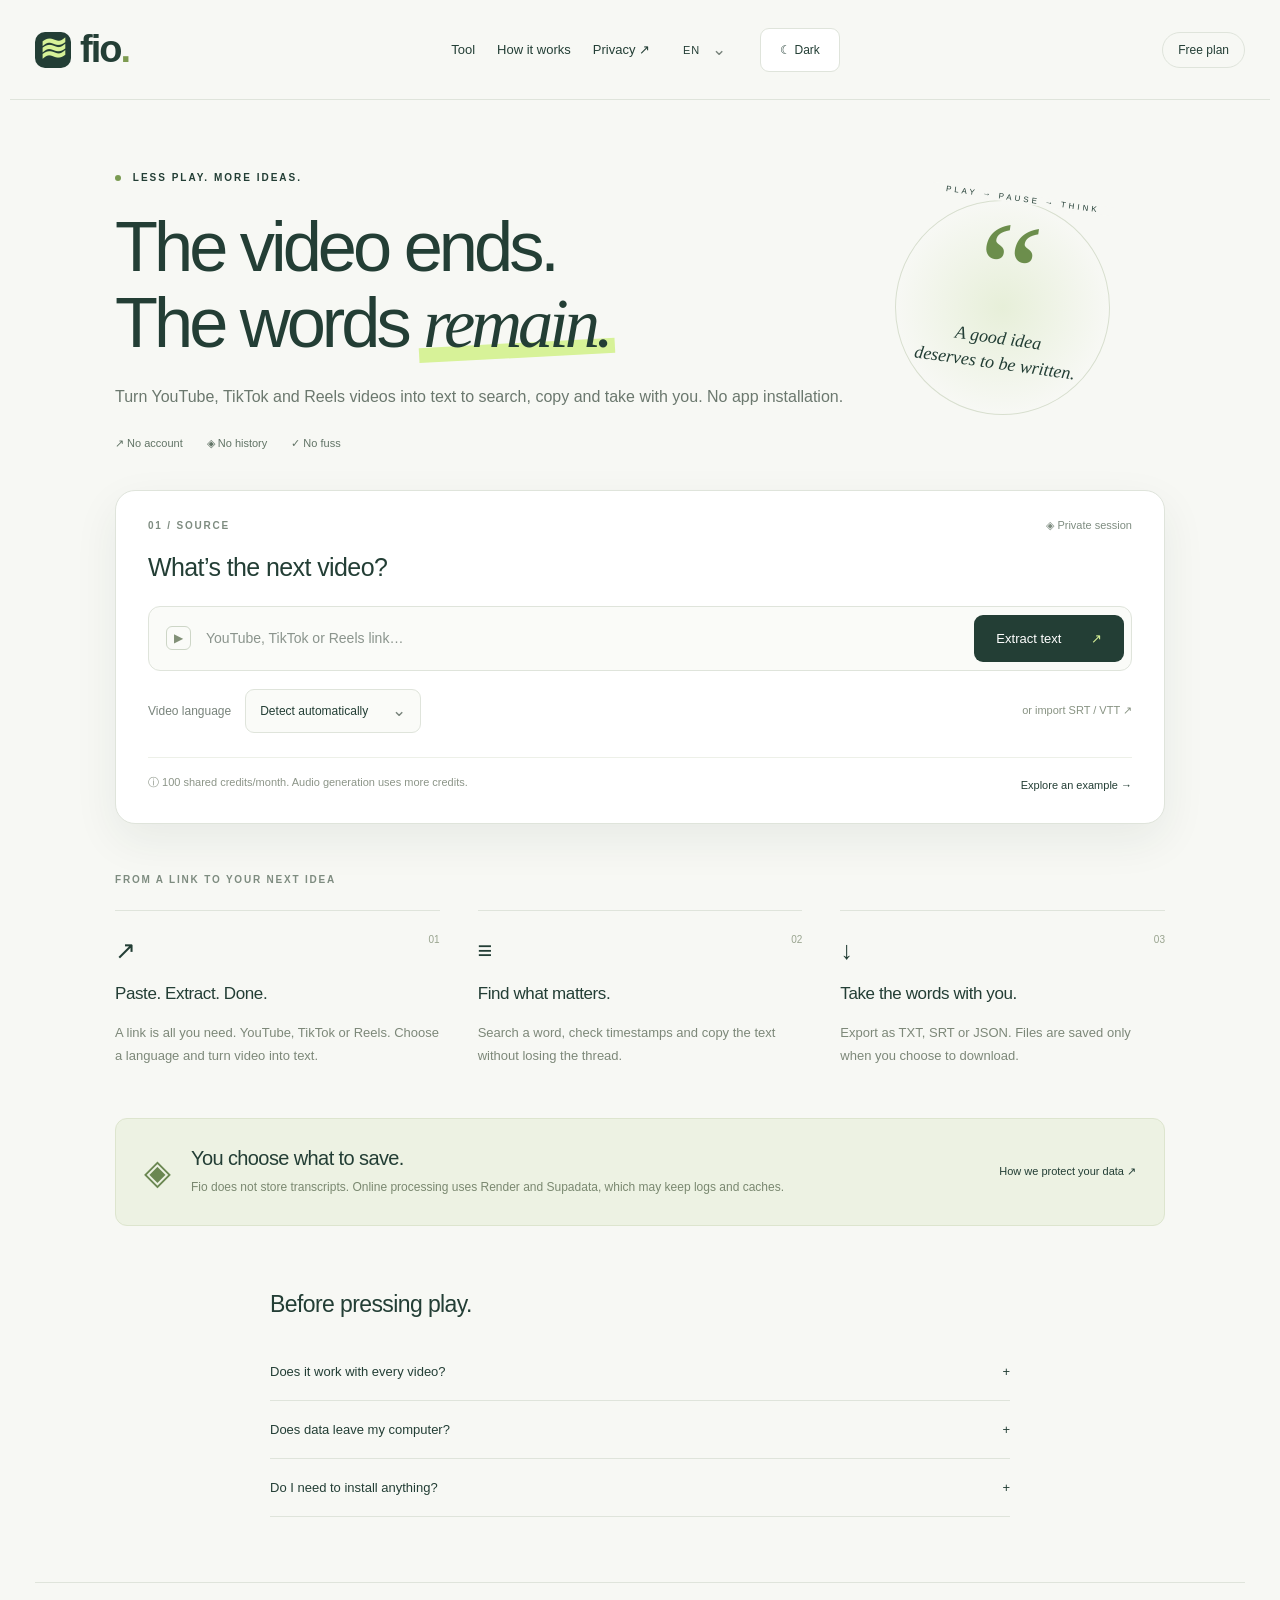
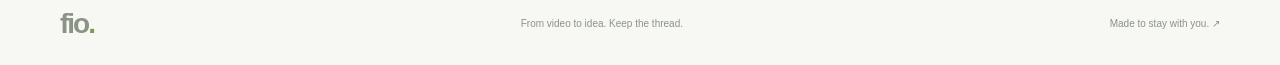
<file: docs/index.html>
<!doctype html>
<html lang="pt-PT">
<head><meta charset="UTF-8"><meta name="viewport" content="width=device-width,initial-scale=1"><meta name="description" content="Transforma vídeos do YouTube, TikTok e Reels em texto. Um espaço local, privado e sem histórico."><title>Fio — Do vídeo à ideia.</title><script src="./theme.js"></script><link rel="stylesheet" href="./style.css"><script src="./config.js" defer></script><script src="./i18n.js" defer></script><script src="./app.js" defer></script></head>
<body>
<header><a class="brand" href="./" aria-label="Fio início"><span class="brand-icon">≋</span> fio<span class="brand-dot">.</span></a><nav><a href="#workspace">Ferramenta</a><a href="#how">Como funciona</a><button class="text-button" id="privacy">Privacidade ↗</button><select id="site-language" aria-label="Idioma do site"></select><button id="theme-toggle" class="subtle" type="button" aria-label="Alternar tema">☾ Escuro</button></nav><span class="local-pill"><i></i> O teu espaço local</span></header>
<main>
<section class="hero"><div class="eyebrow"><span></span> MENOS PLAY. MAIS IDEIAS.</div><h1>O vídeo passa.<br>As palavras <em>ficam.</em></h1><p>Transforma vídeos do YouTube, TikTok e Reels em texto que podes<br class="desktop"> pesquisar, copiar e levar contigo. Só no teu computador.</p><div class="hero-tags"><span>↗ Sem conta</span><span>◈ Sem histórico</span><span>✓ Sem complicações</span></div><div class="orbit" aria-hidden="true"><span>play → pause → pensar</span><b>“</b><small>Uma boa ideia<br>merece ficar escrita.</small></div></section>
<section id="local-setup" class="local-setup" hidden aria-labelledby="local-setup-title"><div><span class="step">FIO LOCAL</span><h2 id="local-setup-title">Transcreve no teu computador.</h2><p>Esta versão online permite importar, pesquisar e exportar legendas. Para extrair de YouTube, TikTok ou Reels, descarrega a aplicação, extrai o ZIP e abre iniciar.bat (requer Python 3.10+).</p></div><div class="local-actions"><a class="subtle" href="https://github.com/JoaoPedroParreira/Transcripts/archive/refs/heads/main.zip">Descarregar aplicação ↓</a><a class="primary" id="local-open" href="http://127.0.0.1:8765/" target="_blank" rel="noopener noreferrer">Abrir aplicação local ↗</a><a class="text-button" href="https://github.com/JoaoPedroParreira/Transcripts#iniciar-no-windows" target="_blank" rel="noopener noreferrer">Instruções de instalação ↗</a></div></section>
<section id="workspace" class="workspace" aria-label="Extrair transcrição"><div class="card-heading"><span class="step">01 / ORIGEM</span><span class="private-label">◈ Sessão privada</span></div><h2>Qual é o próximo vídeo?</h2><form id="extract-form"><label for="url" class="sr-only">Link do YouTube, TikTok ou Instagram Reels</label><div class="url-row"><span class="play-icon">▶</span><input id="url" type="text" placeholder="Link do YouTube, TikTok ou Reels…" autocomplete="off" spellcheck="false" required maxlength="2048"><button class="primary" id="extract" type="submit">Extrair texto <span>↗</span></button></div><div class="form-bottom"><div class="language-control"><span>Idioma do vídeo</span><select id="language" aria-label="Idioma do vídeo"><option value="auto">Detetar automaticamente</option><option value="pt">Português</option><option value="en">Inglês</option><option value="es">Espanhol</option><option value="fr">Francês</option><option value="de">Alemão</option></select></div><span>ou <button type="button" id="import" class="text-button">importa um SRT / VTT ↗</button></span></div></form><input id="file" type="file" accept=".srt,.vtt" hidden><p id="status" role="status" aria-live="polite"></p><div class="workspace-foot"><span>ⓘ YouTube: legendas. TikTok / Reels: voz local, até 10 min e 80 MB.</span><button id="demo" class="text-button">Explorar um exemplo →</button></div></section>
<section class="result" id="result" hidden><div class="result-top"><div><span class="step">02 / AS PALAVRAS</span><h2 id="result-title">A tua transcrição</h2><p id="metadata"></p></div><button id="clear" class="subtle">Limpar sessão ×</button></div><div class="toolbar"><label class="search"><span>⌕</span><input id="search" type="search" placeholder="Pesquisar no texto…" aria-label="Pesquisar no texto"></label><label class="toggle"><input id="timestamps" type="checkbox" checked> Tempos</label><button id="copy" class="subtle">Copiar</button><select id="format" aria-label="Formato de exportação"><option value="txt">TXT</option><option value="srt">SRT</option><option value="json">JSON</option></select><button id="download" class="primary">Descarregar ↓</button></div><div id="segments" class="segments"></div><div class="result-foot"><span id="count"></span><span>Disponível apenas nesta sessão.</span></div></section>
<section class="benefits" id="how"><div class="section-label">DO LINK À TUA PRÓXIMA IDEIA</div><div class="benefit-grid"><article><span class="number">01</span><div class="line-icon">↗</div><h3>Cola. Extrai. Já está.</h3><p>Um link é tudo o que precisas. YouTube, TikTok ou Reels. Escolhe o idioma e transforma o vídeo em texto.</p></article><article><span class="number">02</span><div class="line-icon">≡</div><h3>Encontra o que interessa.</h3><p>Pesquisa uma palavra, consulta os tempos e copia o texto sem perder o fio.</p></article><article><span class="number">03</span><div class="line-icon">↓</div><h3>Leva as palavras contigo.</h3><p>Exporta em TXT, SRT ou JSON. Os ficheiros só são guardados quando decides descarregar.</p></article></div></section>
<section class="privacy-banner"><span class="privacy-symbol">◈</span><div><h2>As tuas ideias. O teu computador.</h2><p>Sem base de dados, analytics ou cookies. Ao fechar ou atualizar, a sessão desaparece.</p></div><button id="privacy-more" class="text-button">Como protegemos os dados ↗</button></section>
<section class="faq"><h2>Antes de carregar no play.</h2><details><summary>Funciona com todos os vídeos?<span>+</span></summary><p>YouTube requer legendas acessíveis. TikTok e Reels usam reconhecimento de voz local até 10 minutos e 80 MB. Vídeos restritos ou bloqueados podem falhar. O reconhecimento pode conter erros.</p></details><details><summary>Os dados saem do meu computador?<span>+</span></summary><p>O serviço local contacta a plataforma do vídeo, que recebe o pedido e o teu IP. Áudio e transcrições não são enviados a serviços de transcrição. O modelo de voz (~150 MB) é descarregado na primeira utilização e guardado localmente.</p></details><details><summary>Preciso de instalar alguma coisa?<span>+</span></summary><p>Inicia o serviço Python no teu computador e abre o site. Importar SRT/VTT, pesquisar e exportar funciona no navegador.</p></details></section>
</main><footer><a class="brand" href="./">fio<span class="brand-dot">.</span></a><span>Do vídeo à ideia. Sem perder o fio.</span><span>Feito para ficar contigo. ↗</span></footer>
<dialog id="privacy-dialog"><button id="close-dialog" class="subtle">Fechar ×</button><span class="step">PRIVACIDADE, SEM RODAPÉS PEQUENINOS</span><h2>O controlo fica contigo.</h2><p>As transcrições ficam em memória. Só as preferências de tema e idioma do site são guardadas no navegador. Sem cookies, analytics ou histórico.</p><p>O serviço local contacta a plataforma do vídeo, que recebe o pedido e o teu IP. Áudio e transcrições não são enviados a serviços de transcrição. O modelo de voz (~150 MB) é descarregado na primeira utilização e guardado localmente.</p><p>Descarregar guarda um ficheiro no teu dispositivo. Fechar ou atualizar limpa a sessão, sem garantia de eliminação forense. Não é um serviço offline nem anónimo.</p></dialog><div id="toast" role="status"></div>
</body></html>
</file>
<file: docs/style.css>
:root{--paper:#f7f8f4;--ink:#233e35;--muted:#78837b;--line:#dfe4db;--green:#d7f298;--white:#fff;--sans:Arial,Helvetica,sans-serif}*{box-sizing:border-box}html{scroll-behavior:smooth}body{margin:0;background:var(--paper);color:var(--ink);font:15px var(--sans)}button,input,select{font:inherit}button,a,select{ -webkit-tap-highlight-color:transparent}button{cursor:pointer}a{color:inherit;text-decoration:none}button:focus-visible,a:focus-visible,input:focus-visible,select:focus-visible,summary:focus-visible{outline:3px solid #78a650;outline-offset:4px}header{height:100px;max-width:1260px;margin:auto;display:flex;align-items:center;justify-content:space-between;border-bottom:1px solid var(--line);padding:0 25px}.brand{display:flex;align-items:center;font-size:38px;font-weight:800;letter-spacing:-2px}.brand-icon{background:var(--ink);color:var(--green);font-size:34px;line-height:33px;width:36px;height:36px;border-radius:10px;margin-right:9px;text-align:center;letter-spacing:0}.brand-dot{color:#7d9b50}nav{display:flex;align-items:center;gap:32px;font-size:13px}.text-button{border:0;background:transparent;color:inherit;padding:4px 0;font-size:13px}.text-button:hover{text-decoration:underline}.local-pill{border:1px solid var(--line);border-radius:25px;padding:10px 15px;font-size:12px}.local-pill i,.eyebrow span{display:inline-block;width:6px;height:6px;background:#7a9b52;border-radius:50%;margin-right:7px}main{max-width:1100px;margin:auto;padding:0 25px}.hero{padding:72px 0 40px;position:relative}.eyebrow{font-size:10px;letter-spacing:2px;font-weight:700}h1{font-size:clamp(48px,5.5vw,76px);font-weight:500;letter-spacing:-4px;line-height:1.08;margin:26px 0 22px}h1 em{font-family:Georgia,serif;font-weight:400;position:relative;z-index:0}h1 em:after{content:'';position:absolute;left:-2%;bottom:5%;height:15px;width:105%;background:var(--green);z-index:-1;transform:rotate(-3deg)}.hero p{color:#6b786e;font-size:16px;line-height:1.8}.hero-tags{display:flex;gap:24px;margin-top:25px;font-size:11px;color:#617365}.orbit{position:absolute;right:55px;top:100px;width:215px;height:215px;border:1px solid #d8dfcf;border-radius:50%;background:radial-gradient(ellipse at center,#e7efd9,transparent 70%);transform:rotate(8deg);text-align:center}.orbit>span{position:absolute;top:-8px;left:20px;background:var(--paper);padding:0 14px;text-transform:uppercase;font-size:8px;letter-spacing:3px}.orbit b{display:block;font:140px Georgia;line-height:140px;height:125px;color:#6c8e4c}.orbit small{font:italic 18px Georgia;line-height:1.4}.workspace{background:white;border:1px solid var(--line);border-radius:17px;padding:28px 32px;box-shadow:0 10px 35px #233e3505}.card-heading{display:flex;justify-content:space-between;align-items:center}.step,.section-label{font-size:10px;letter-spacing:1.8px;color:#7e8c80;font-weight:700}.private-label{font-size:11px;color:#7e8c80}h2{font-size:23px;font-weight:500;letter-spacing:-.6px}.workspace h2{margin:18px 0 21px}.url-row{display:flex;align-items:center;border:1px solid #cfd8c8;padding:7px;border-radius:9px;background:#fbfcf9;gap:12px}.play-icon{font-size:12px;color:#819077;border:1px solid #cdd6c7;border-radius:6px;padding:4px 7px;margin-left:10px}input{min-width:0;color:var(--ink)}.url-row input{flex:1;border:0;background:transparent;padding:12px 0;outline-offset:0;font-size:14px}.url-row input::placeholder{color:#9aa498}.primary{border:0;background:var(--ink);color:white;padding:16px 22px;border-radius:6px;font-size:13px;white-space:nowrap}.primary span{margin-left:26px;color:var(--green)}.primary:hover{background:#365b47}.primary:disabled{opacity:.6;cursor:wait}.form-bottom{display:flex;justify-content:space-between;margin:17px 0 20px;align-items:center;font-size:11px;color:#889383}select{border:0;background:transparent;color:var(--ink);font-size:12px;padding:5px;max-width:100%}.form-bottom label{display:flex;gap:10px;align-items:center}.form-bottom .text-button{font-size:11px}.workspace-foot{border-top:1px solid #edf0e8;padding-top:17px;display:flex;justify-content:space-between;font-size:11px;color:#8c9588}.workspace-foot button{font-size:11px;color:var(--ink)}#status{font-size:13px;line-height:1.6;color:#7b4b25}#status:empty{display:none}.benefits{padding:50px 0}.section-label{margin-bottom:25px}.benefit-grid{display:grid;grid-template-columns:repeat(3,1fr);gap:38px}.benefit-grid article{position:relative;border-top:1px solid var(--line);padding-top:25px}.number{position:absolute;right:0;top:23px;font-size:10px;color:#99a48f}.line-icon{font-size:25px;margin-bottom:19px}.benefit-grid h3{font-weight:500;font-size:17px;letter-spacing:-.4px}.benefit-grid p{color:#7d8879;font-size:13px;line-height:1.8;margin-bottom:0}.privacy-banner{border:1px solid #dde5ce;background:#edf2e3;border-radius:12px;padding:28px;display:flex;gap:20px;align-items:center}.privacy-symbol{font-size:35px;color:#6a8751}.privacy-banner h2{font-size:20px;margin:0 0 8px}.privacy-banner p{font-size:12px;color:#7a8870;margin:0;line-height:1.6}.privacy-banner button{margin-left:auto;white-space:nowrap;font-size:11px}.faq{max-width:740px;margin:65px auto}.faq h2{margin-bottom:25px}details{border-bottom:1px solid var(--line);font-size:13px}summary{padding:21px 0;cursor:pointer;list-style:none;display:flex;justify-content:space-between}details p{line-height:1.8;color:#6b786e;margin:0 0 22px}footer{max-width:1210px;border-top:1px solid var(--line);margin:0 auto;display:flex;align-items:center;justify-content:space-between;padding:25px;font-size:10px;color:#8a9484}footer .brand{font-size:28px}.result{margin-top:24px;border:1px solid var(--line);background:white;border-radius:14px;padding:28px}.result-top{display:flex;justify-content:space-between;align-items:center}.result-top h2{margin-bottom:8px}.result-top p{font-size:12px;color:var(--muted)}.subtle{border:1px solid var(--line);background:white;color:var(--ink);padding:10px 13px;border-radius:6px;font-size:12px}.toolbar{display:flex;gap:10px;align-items:center;padding:20px 0;border-bottom:1px solid var(--line);flex-wrap:wrap}.search{display:flex;gap:10px;align-items:center;flex:1;border:1px solid var(--line);border-radius:6px;padding:11px}.search input{border:0;width:100%;font-size:13px;background:transparent}.toggle{font-size:12px;display:flex;align-items:center;gap:6px}.toggle input{accent-color:var(--ink)}.segments{max-height:500px;overflow:auto;padding-top:15px}.segment{display:flex;gap:24px;padding:12px 4px;font-size:14px;line-height:1.8;border-bottom:1px solid #f3f5ef}.segment a{font-size:11px;font-family:monospace;color:#7b9257;padding-top:3px}.segment p{margin:0;white-space:pre-wrap}.result-foot{display:flex;justify-content:space-between;border-top:1px solid var(--line);padding-top:18px;margin-top:15px;font-size:11px;color:var(--muted)}mark{background:var(--green);color:inherit}dialog{max-width:560px;border:1px solid var(--line);border-radius:15px;padding:35px;color:var(--ink);background:var(--paper)}dialog::backdrop{background:#18352b70;backdrop-filter:blur(4px)}dialog .step{display:block;margin-top:45px;font-size:9px}dialog p{font-size:14px;line-height:1.8;color:#6b786e}#close-dialog{float:right}#toast{position:fixed;bottom:25px;left:50%;transform:translateX(-50%);background:var(--ink);color:white;border-radius:7px;padding:12px 20px;font-size:13px;z-index:10}#toast:empty{display:none}.sr-only{position:absolute;width:1px;height:1px;padding:0;margin:-1px;overflow:hidden;clip:rect(0,0,0,0);white-space:nowrap;border:0}[hidden]{display:none!important}@media(max-width:800px){header{height:80px}.local-pill{display:none}.orbit{right:0;transform:scale(.8) rotate(8deg);transform-origin:right center}.hero{padding-top:50px}h1{font-size:60px}.hero p{font-size:14px}.privacy-banner{flex-wrap:wrap}.privacy-banner button{margin-left:55px}}@media(max-width:600px){header{padding:0 20px}nav{gap:16px;font-size:11px}nav>a:first-child{display:none}nav button{font-size:11px}main{padding:0 18px}.hero{padding-top:40px}.orbit{display:none}h1{font-size:54px;letter-spacing:-3px}.hero-tags{gap:18px;font-size:10px}.desktop{display:none}.workspace{padding:22px 18px}.url-row{flex-wrap:wrap;gap:6px}.url-row input{width:70%;font-size:12px}.url-row .primary{width:100%}.form-bottom{align-items:flex-start;gap:12px;flex-direction:column}.workspace-foot{gap:15px;align-items:flex-start;line-height:1.6}.workspace-foot button{max-width:110px;text-align:right}.benefit-grid{grid-template-columns:1fr;gap:30px}.benefit-grid article{padding-left:50px}.line-icon{position:absolute;left:0;top:34px}.benefit-grid h3{margin-top:8px}.privacy-banner{padding:22px;gap:14px}.privacy-banner h2{font-size:18px}.privacy-banner>div{flex:1}.privacy-banner button{margin-left:0}.faq{margin:45px 0}.faq h2{font-size:22px}footer{padding:20px;gap:20px}footer>span:last-child{display:none}.result{padding:20px 16px}.result-top{align-items:flex-start;gap:10px}.result-top h2{font-size:20px}.result-top .subtle{font-size:10px;padding:8px}.toolbar{gap:8px}.search{flex-basis:100%}.toolbar .primary{padding:12px}.segment{gap:14px}.result-foot{gap:16px;font-size:10px}}
:root{color-scheme:light}
:root[data-theme="dark"]{color-scheme:dark;--paper:#121c18;--ink:#e1ecd9;--muted:#a2afa3;--line:#34463b;--green:#badf84;--white:#1c2922}
[data-theme="dark"] .workspace,[data-theme="dark"] .result,[data-theme="dark"] .subtle{background:#1b2821}
[data-theme="dark"] .url-row{background:#152019;border-color:#465b46}
[data-theme="dark"] .primary,[data-theme="dark"] .brand-icon{background:#bfdf96;color:#17251c}
[data-theme="dark"] .primary:hover{background:#d1edae}
[data-theme="dark"] .primary span{color:#30472a}
[data-theme="dark"] h1 em:after{background:#486137}
[data-theme="dark"] .hero p,[data-theme="dark"] .hero-tags,[data-theme="dark"] .benefit-grid p,[data-theme="dark"] details p,[data-theme="dark"] dialog p{color:#b0bbaa}
[data-theme="dark"] .step,[data-theme="dark"] .section-label,[data-theme="dark"] .private-label,[data-theme="dark"] .form-bottom,[data-theme="dark"] .workspace-foot,[data-theme="dark"] .number{color:#a7b49f}
[data-theme="dark"] .privacy-banner{background:#24321f;border-color:#3f5134}
[data-theme="dark"] .privacy-banner p{color:#b1bfa5}
[data-theme="dark"] .orbit{border-color:#3f5134;background:radial-gradient(ellipse at center,#2b3e25,transparent 70%)}
[data-theme="dark"] .orbit b,[data-theme="dark"] .segment a{color:#bfdf96}
[data-theme="dark"] .segment,[data-theme="dark"] .workspace-foot{border-color:var(--line)}
[data-theme="dark"] #status{color:#e6bb8e}
[data-theme="dark"] #toast{background:#bfdf96;color:#17251c}
#theme-toggle{min-width:80px}
@media(max-width:600px){nav{gap:10px}#theme-toggle{min-width:65px;font-size:11px;padding:8px}header{gap:10px}.workspace-foot>span{max-width:65%}}
/* Unified form surfaces and restrained focus treatment. */
:root{--control-bg:#fafbf8;--menu-bg:#fff;--focus:#6e8597;--focus-glow:#6e859720;--hover-bg:#edf1ed;--selected-bg:#e8eeeb;--soft-shadow:0 16px 45px #20372d12}
:root[data-theme="dark"]{--control-bg:#16211d;--menu-bg:#202d27;--focus:#96afbf;--focus-glow:#96afbf1a;--hover-bg:#2b3b33;--selected-bg:#314139;--soft-shadow:0 18px 50px #0004}
button,a,input,select,summary{transition:background-color .16s,border-color .16s,box-shadow .16s}
button:focus-visible,a:focus-visible,input:focus-visible,select:focus-visible,summary:focus-visible{outline:2px solid var(--focus);outline-offset:3px}
.url-row input:focus,.url-row input:focus-visible,.search input:focus,.search input:focus-visible{outline:none;box-shadow:none}
.url-row,.search{transition:border-color .18s,box-shadow .18s;background:var(--control-bg);border-color:var(--line);border-radius:12px}
.url-row:focus-within,.search:focus-within,[data-theme="dark"] .url-row:focus-within{border-color:var(--focus);box-shadow:0 0 0 3px var(--focus-glow)}
.url-row input{padding:14px 3px;line-height:1.5;caret-color:var(--ink)}
.url-row input::placeholder,.search input::placeholder{color:var(--muted);opacity:.85}
::selection{background:#829aab55;color:var(--ink)}
.workspace,.result{border-radius:20px;box-shadow:var(--soft-shadow)}
.workspace h2{margin:21px 0 24px;font-size:25px}
.primary,.subtle{border-radius:9px;min-height:44px}
.primary{font-weight:500}.subtle:hover{background:var(--hover-bg)}
.form-bottom{gap:20px;margin:18px 0 24px;min-height:44px;flex-wrap:wrap}
.language-control{display:flex;align-items:center;gap:14px;min-width:0}
.language-control>span{font-size:12px;color:var(--muted);white-space:nowrap}
.select-control{position:relative;display:inline-block;min-width:0;flex-shrink:0}
.select-trigger{display:flex;align-items:center;justify-content:space-between;gap:24px;min-height:44px;padding:10px 14px;color:var(--ink);background:var(--control-bg);border:1px solid var(--line);border-radius:9px;font-size:12px;text-align:left;white-space:nowrap}
.select-trigger:hover,.select-trigger[aria-expanded="true"]{border-color:var(--focus);background:var(--hover-bg)}
.select-trigger:disabled{opacity:.5;cursor:wait}
.select-chevron{color:var(--muted);font-size:17px;line-height:1;transition:transform .18s}
.select-trigger[aria-expanded="true"] .select-chevron{transform:rotate(180deg)}
.select-menu{position:absolute;z-index:30;top:calc(100% + 8px);left:0;min-width:100%;width:max-content;max-width:min(310px,calc(100vw - 60px));padding:6px;border:1px solid var(--line);border-radius:12px;background:var(--menu-bg);box-shadow:0 14px 40px #0003;max-height:280px;overflow-y:auto}
.select-option{display:flex;align-items:center;justify-content:space-between;gap:22px;width:100%;min-height:40px;padding:11px 12px;border:0;border-radius:7px;background:transparent;color:var(--ink);font-size:12px;text-align:left;white-space:nowrap}
.select-option::after{content:'';width:12px;flex-shrink:0}
.select-option[aria-selected="true"]{background:var(--selected-bg);font-weight:600}
.select-option[aria-selected="true"]::after{content:'✓';color:var(--ink)}
.select-option:hover,.select-option:focus-visible{outline:none;background:var(--hover-bg);box-shadow:inset 0 0 0 1px var(--focus)}
.toolbar{display:grid;grid-template-columns:minmax(160px,1fr) auto auto auto auto;gap:10px;padding:22px 0;align-items:center}
.toolbar .search{height:44px;padding:0 14px;min-width:0}.search input{height:100%;font-size:13px}
.toolbar .primary,.toolbar .subtle{height:44px;padding:0 17px}
.toggle{height:44px;padding:0 8px;white-space:nowrap;gap:9px;cursor:pointer}
.toggle input{appearance:none;width:17px;height:17px;flex-shrink:0;margin:0;border:1px solid var(--muted);border-radius:5px;background:var(--control-bg);display:grid;place-content:center;cursor:pointer}
.toggle input:checked{background:var(--selected-bg);border-color:var(--focus)}
.toggle input:checked::after{content:'✓';font-size:12px;font-weight:700;color:var(--ink)}
.select-format .select-trigger{min-width:90px}
.select-format .select-menu{left:auto;right:0;min-width:135px}
.segment{padding:16px 8px;gap:24px;align-items:baseline;border-radius:6px;overflow-wrap:anywhere}
.segment:hover{background:var(--control-bg)}
.segment>a,.segment>span{flex-shrink:0;font:11px monospace;color:var(--muted);min-width:44px}
.segment>a:hover{text-decoration:underline}.segment p{min-width:0;line-height:1.85}
.segments{scrollbar-width:thin;scrollbar-color:var(--line) transparent;scrollbar-gutter:stable;padding-right:8px}
mark{background:var(--selected-bg);color:var(--ink);border-bottom:1px solid var(--focus);border-radius:3px;padding:1px 2px}
#metadata{line-height:1.7;overflow-wrap:anywhere}
@media(max-width:800px){.toolbar{grid-template-columns:1fr auto auto auto}.toolbar .search{grid-column:1/-1}.toolbar .toggle{justify-self:start}}
@media(max-width:600px){.workspace,.result{border-radius:16px}.workspace h2{font-size:23px}.form-bottom{align-items:stretch;gap:14px}.language-control{justify-content:space-between;gap:10px}.select-language .select-trigger{gap:15px;font-size:11px}.form-bottom>span{text-align:right}.toolbar{grid-template-columns:1fr auto;gap:10px}.toolbar .search{grid-column:1/-1}.toolbar .toggle{grid-column:1}.toolbar .select-format{grid-column:1;grid-row:3}.toolbar #download{grid-column:2;grid-row:3}.toolbar #copy{grid-column:2;grid-row:2}.select-format .select-menu{right:auto;left:0}.url-row input{font-size:13px}.segment{gap:14px;padding-left:2px}.result-top{gap:16px}}
@media(prefers-reduced-motion:reduce){html{scroll-behavior:auto}*,*::before,*::after{transition:none!important}}
/* Compact interface-language picker and searchable transcription languages. */
.select-site-language .select-trigger{min-width:66px;padding:8px 10px;gap:9px;min-height:36px;background:transparent;border-color:transparent;font-size:11px;letter-spacing:.8px}
.select-site-language .select-trigger:hover,.select-site-language .select-trigger[aria-expanded="true"]{border-color:var(--line);background:var(--hover-bg)}
.select-site-language .select-menu{left:auto;right:0;min-width:170px}
.select-language .select-menu{width:330px;max-width:calc(100vw - 72px);max-height:355px;padding:8px;overflow:hidden}
.select-language .select-options{max-height:270px;overflow-y:auto;scrollbar-width:thin;scrollbar-color:var(--line) transparent;overscroll-behavior:contain}
.language-search{display:block;width:100%;height:40px;padding:10px 12px;margin:0 0 7px;border:1px solid var(--line);border-radius:8px;background:var(--control-bg);color:var(--ink);font-size:12px;box-shadow:none}
.language-search:focus,.language-search:focus-visible{outline:none;border-color:var(--focus);box-shadow:0 0 0 2px var(--focus-glow)}
.language-search::placeholder{color:var(--muted)}
.option-text{display:flex;flex-direction:column;gap:5px;min-width:0}
.option-text small{font-size:10px;font-weight:400;line-height:1.5;color:var(--muted);white-space:normal}
.select-language .select-option{white-space:normal;min-height:49px;gap:10px}
.select-empty{padding:16px 10px;text-align:center;color:var(--muted);font-size:12px}
html[lang="de"] .hero h1,html[lang="fr"] .hero h1{font-size:clamp(44px,5vw,66px)}
header nav{gap:22px}
@media(max-width:800px){header nav{gap:12px}.hero h1{max-width:70%}.hero p{max-width:75%}}
@media(max-width:600px){header{padding:0 16px}header nav{gap:8px}header nav>a{display:none}.hero h1,.hero p{max-width:100%}.select-site-language .select-trigger{min-width:54px;padding:8px 5px}.select-language .select-menu{left:auto;right:0;width:310px;max-width:calc(100vw - 72px)}.language-control>span{white-space:normal;font-size:11px}.select-language .select-trigger{max-width:220px}.select-language .select-trigger>span:first-child{overflow:hidden;text-overflow:ellipsis}.toolbar{grid-template-columns:minmax(0,1fr) auto}.toolbar .primary{white-space:normal;max-width:190px}}
.local-setup{margin:0 0 24px;padding:26px 28px;border:1px solid var(--line);border-radius:16px;background:var(--white);display:grid;grid-template-columns:minmax(0,1fr) auto;gap:30px;align-items:center}.local-setup h2{margin:12px 0}.local-setup p{font-size:13px;color:var(--muted);line-height:1.8;margin:0;max-width:650px}.local-actions{display:flex;flex-direction:column;gap:10px;text-align:center}.local-actions .primary,.local-actions .subtle{display:block;padding:13px 17px;font-size:12px}.local-actions .text-button{font-size:11px}@media(max-width:650px){.local-setup{grid-template-columns:1fr;padding:22px;gap:20px}.local-actions{align-items:stretch}}
</file>
